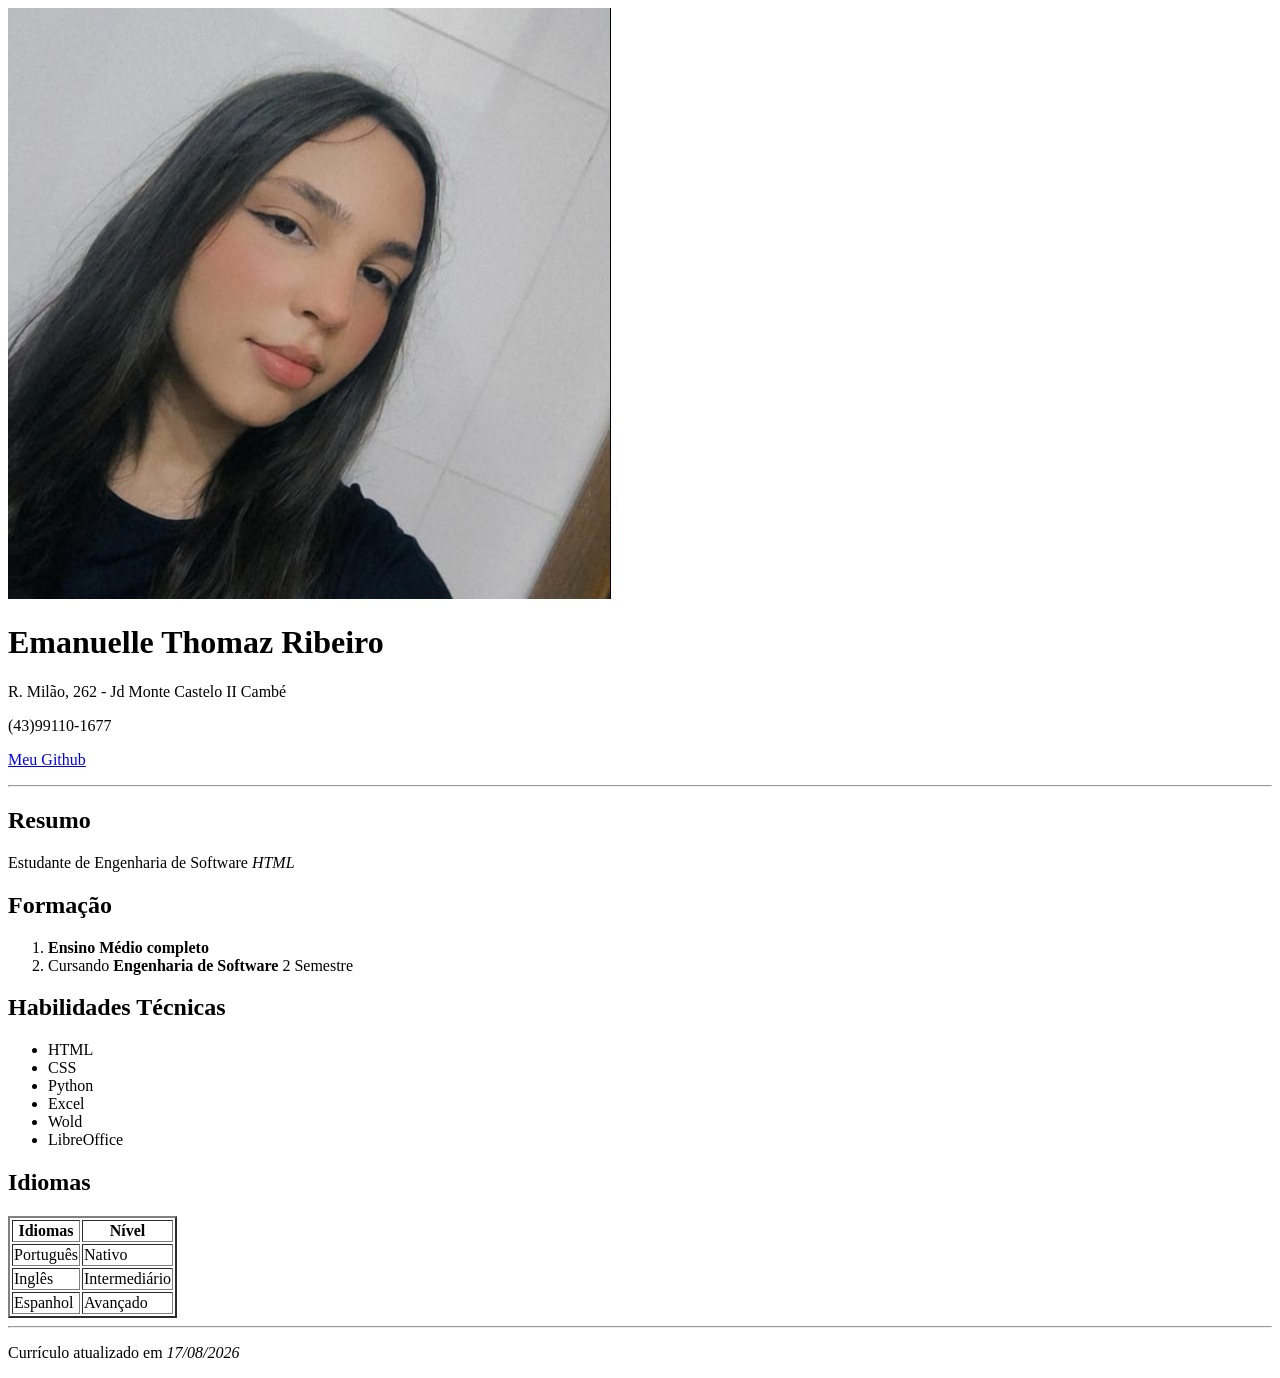
<file: aula-2/index.html>
<!DOCTYPE html>
<html lang="pt-br">

<head>
    <meta charset="UTF-8">
    <title>Currículo Rayane Zanotto</title>
</head>

<body>
    <header>
        <img src="imagens.jpg" alt="Foto de perfil">
        <h1>Emanuelle Thomaz Ribeiro</h1>
        <p>R. Milão, 262 - Jd Monte Castelo II Cambé</p>
        <p>(43)99110-1677</p>
        <p>
            <a href="https://github.com/elle-tz">Meu Github</a>
        </p>
    </header>

    <hr>
    <main>

        <section>
            <h2>Resumo</h2>
            <p>
                Estudante de Engenharia de Software <em>HTML</em>
            </p>
        </section>

        <section>
            <h2>Formação</h2>
            <ol>
                <li><strong>Ensino Médio completo</strong></li>
                <li>Cursando <strong>Engenharia de Software</strong> 2 Semestre</li>
            </ol>
        </section>

        <section>
            <h2>Habilidades Técnicas</h2>
            <ul>
                <li>HTML</li>
                <li>CSS</li>
                <li>Python</li>
                <li>Excel</li>
                <li>Wold</li>
                <li>LibreOffice</li>
            </ul>
        </section>

        <section>
            <h2>Idiomas</h2>
            <table border="2">
                <tr>
                    <th>Idiomas</th>
                    <th>Nível</th>
                </tr>
                <tr>
                    <td>Português</td>
                    <td>Nativo</td>
                </tr>
                <tr>
                    <td>Inglês</td>
                    <td>Intermediário</td>
                </tr>
                <tr>
                    <td>Espanhol</td>
                    <td>Avançado</td>
                </tr>
            </table>
        </section>

    </main>

    <hr>
    <footer>
        <p>Currículo atualizado em <em>17/08/2026</em></p>
    </footer>
</body>

</html>
</file>
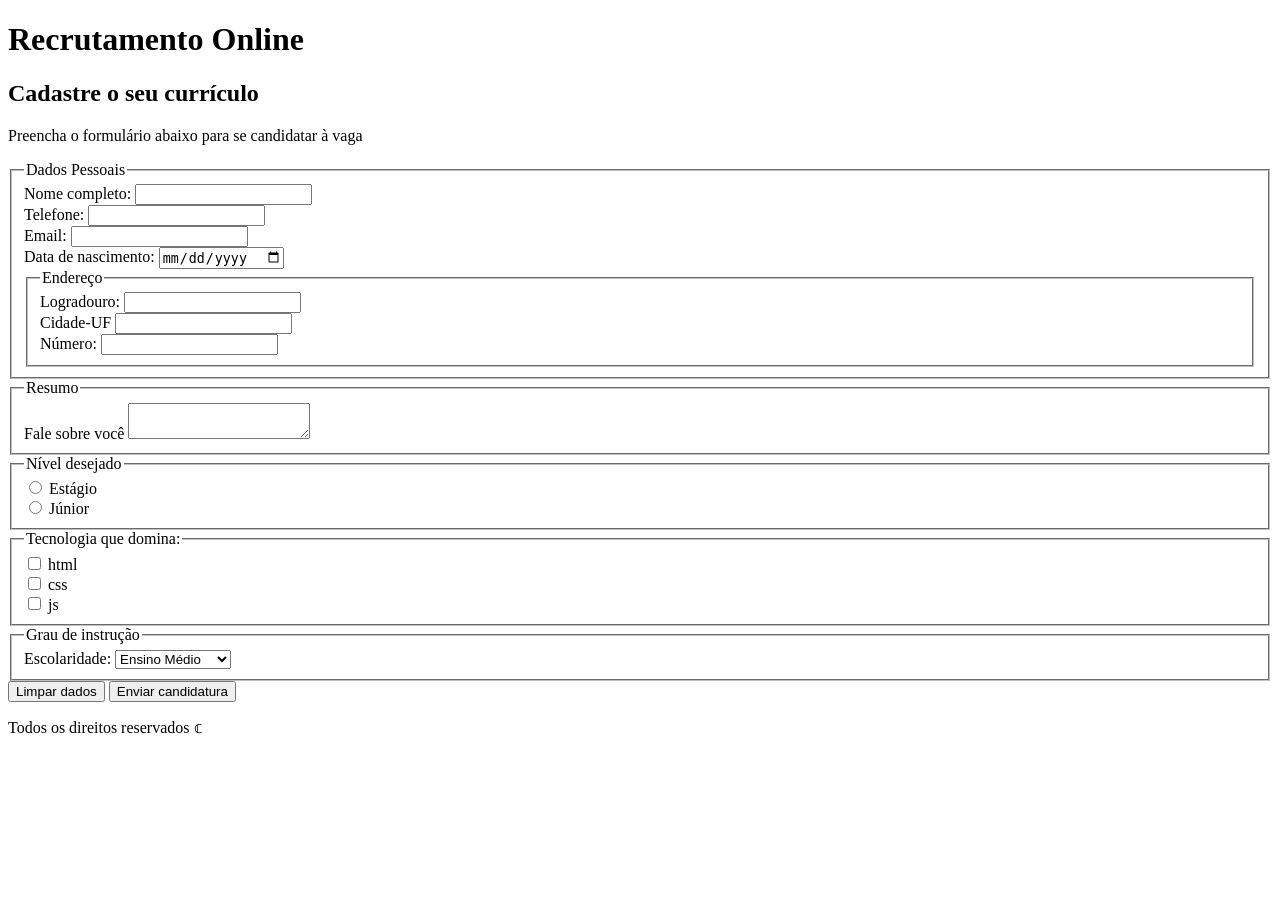
<file: aula-3/index.html>
<!DOCTYPE html>
<html lang="pt-br">
    <head>
        <title>Recrutamento online</title>
        <meta charset="UTF-8">
    </head>
    <body>
        <header>
            <h1>Recrutamento Online</h1>
        </header>
        <main>
            <section>
                <h2>Cadastre o seu currículo</h2>
                <form action="#" method="post">
                    <p>Preencha o formulário abaixo para se candidatar à vaga</p>
                    <fieldset>
                        <legend>Dados Pessoais</legend>

                        <div>
                            <label for="nome_id">Nome completo:</label>
                            <input id="nome_id" name="nome" type="text">
                        </div>

                        <div>                        
                            <label for="telefone_id">Telefone:</label>
                            <input id="telefone_id" name="telefone" type="tel">
                        </div>

                        <div>
                            <label for="email_id">Email:</label>
                            <input id="email_id" name="email" type="email">
                        </div>
                        
                        <div>
                            <label for="date_nasc_id">Data de nascimento:</label>
                            <input id="date_nasc_id" name="date_nasc" type="date">
                        </div>

                        <fieldset>
                            <legend>Endereço</legend>

                            <div>
                                <label for="logradouro_id">Logradouro:</label>
                                <input id="logradouro_id" name="logradouro" type="text">
                            </div>
                            
                            <div>
                                <label for="cidade_id">Cidade-UF</label>
                                <input id="cidade_id" name="cidade" type="text">
                            </div>

                            <div>
                                <label for="numero_id">Número:</label>
                                <input id="numero_id" name="numero" type="number">
                            </div>

                        </fieldset>
                    </fieldset>

                    <fieldset>
                        <legend>Resumo</legend>
                        <div>
                            <label for="resumo_id">Fale sobre você</label>
                            <textarea id="resumo_id" name="resumo"></textarea>
                        </div>
                    </fieldset>

                    <fieldset>
                        <legend>Nível desejado</legend>
                        <div>
                            <input id="nivel_estagio_id" 
                                   name="nivel" 
                                   type="radio"
                                   value="estagio">
                            <label for="nivel_estagio_id">Estágio</label>
                        </div>
                        <div>
                            <input id="nivel_junior_id"
                                   name="nivel"
                                   type="radio"
                                   value="junior">
                            <label for="nivel_junio_id">Júnior</label>
                        </div>
                    </fieldset>

                    <fieldset>
                        <legend>Tecnologia que domina:</legend>
                        <div>
                            <input id="tec_html_id"
                                   name="tecnologias"
                                   type="checkbox"
                                   value="html">
                            <label for="tec_html_id">html</label>
                        </div>
                        <div>
                            <input id="tec_css_id"
                                   name="tecnologias"
                                   type="checkbox"
                                   value="css">
                            <label for="tec_css_id">css</label>
                        </div>
                        <div>
                             <input id="tec_js_id"
                                   name="tecnologias"
                                   type="checkbox"
                                   value="js">
                            <label for="tec_js_id">js</label>
                        </div>
                    </fieldset>

                    <fieldset>
                        <legend>Grau de instrução</legend>
                        <div>
                            <label for="escolaridade_id">Escolaridade:</label>
                            <select id="escolaridade_id" name="escolaridade">
                              <option value="medio">Ensino Médio</option>
                              <option value="graduacao">Graduação</option>
                              <option value="pos">Pós-Graduação</option>
                        </select>
                        </div>
                    </fieldset>

                    <div>
                        <button type="reset">Limpar dados</button>
                        <button type="submit">Enviar candidatura</button>
                    </div>

                </form>
            </section>
        </main>
        <footer>
            <p>Todos os direitos reservados &copf;</p>
        </footer>
    </body>
</html>
</file>
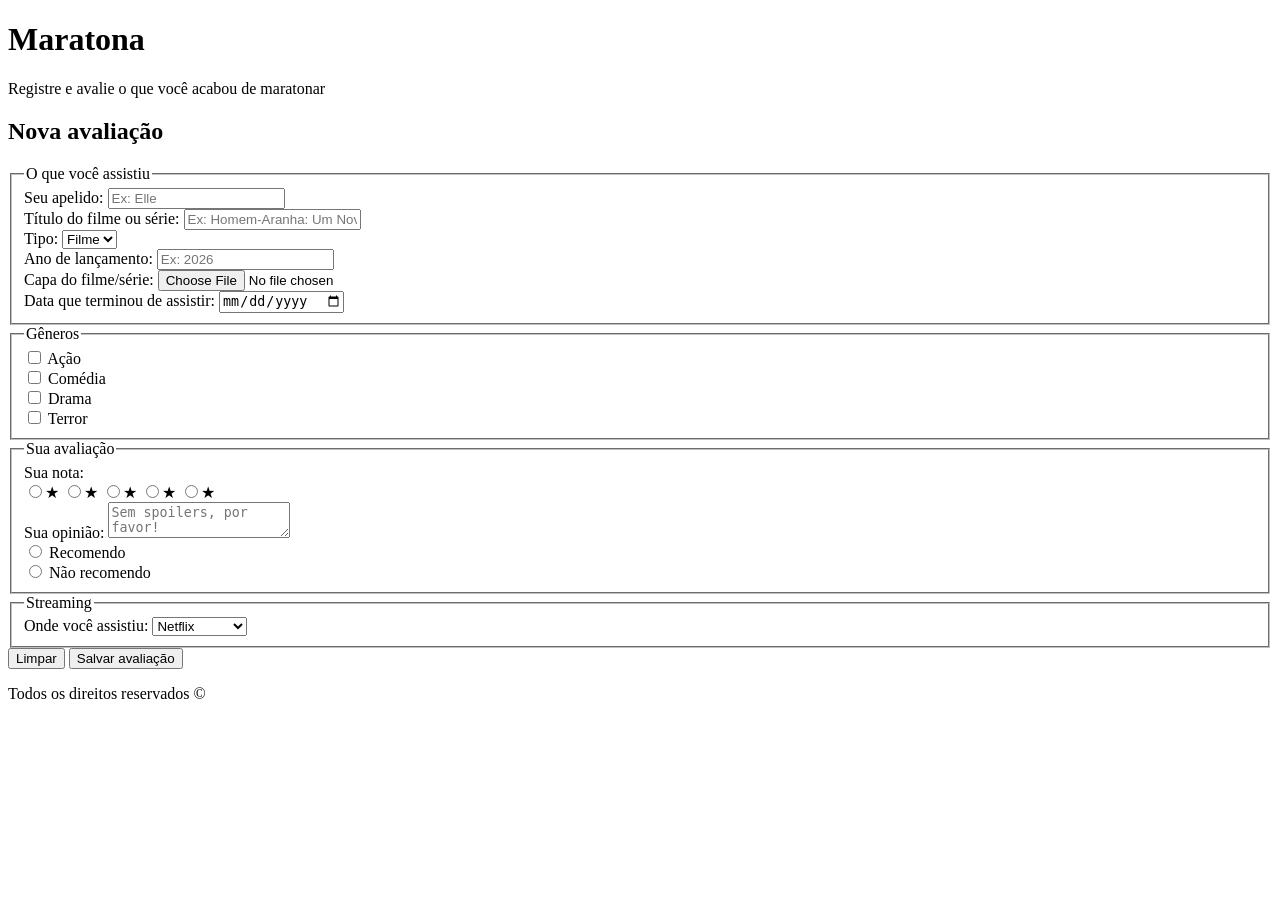
<file: aula-4/index.html>
<!DOCTYPE html>
<html lang="pt-br">
    <head>
        <meta charset="UTF-8" />
        <meta name="viewport" content="width=device-width, initial-scale=1.0" />
        <title>Maratona - Avalie o que você assistiu</title>
    </head>
    <body>
        <header>
            <h1>Maratona</h1>
            <p>Registre e avalie o que você acabou de maratonar</p>
        </header>

        <main>
            <section>
                <h2>Nova avaliação</h2>
                <form action="https://postman-echo.com/post" method="post">

                    <fieldset>
                        <legend>O que você assistiu</legend>

                        <div class="campo">
                            <label for="apelido_id">Seu apelido:</label>
                            <input id="apelido_id" name="apelido" type="text" required placeholder="Ex: Elle">
                        </div>

                        <div class="campo">
                            <label for="titulo_id">Título do filme ou série:</label>
                            <input id="titulo_id" name="titulo" type="text" placeholder="Ex: Homem-Aranha: Um Novo Dia">
                        </div>

                        <div class="campo">
                            <label for="tipo_id">Tipo:</label>
                            <select id="tipo_id" name="tipo">
                                <option value="filme">Filme</option>
                                <option value="serie">Série</option>
                            </select>
                        </div>

                        <div class="campo">
                            <label for="ano_id">Ano de lançamento:</label>
                            <input id="ano_id" name="ano" type="text" pattern="^(19|20)[0-9]{2}$" placeholder="Ex: 2026">
                        </div>

                        <div class="campo">
                            <label for="capa_id">Capa do filme/série:</label>
                            <input id="capa_id" name="capa" type="file" accept="image/*">
                        </div>

                        <div class="campo">
                            <label for="data_id">Data que terminou de assistir:</label>
                            <input id="data_id" name="data_termino" type="date">
                        </div>
                    </fieldset>

                    <fieldset>
                        <legend>Gêneros</legend>

                        <div class="campo-linha">
                            <input id="genero_acao_id" name="generos" type="checkbox" value="acao">
                            <label for="genero_acao_id">Ação</label>
                        </div>
                        <div class="campo-linha">
                            <input id="genero_comedia_id" name="generos" type="checkbox" value="comedia">
                            <label for="genero_comedia_id">Comédia</label>
                        </div>
                        <div class="campo-linha">
                            <input id="genero_drama_id" name="generos" type="checkbox" value="drama">
                            <label for="genero_drama_id">Drama</label>
                        </div>
                        <div class="campo-linha">
                            <input id="genero_terror_id" name="generos" type="checkbox" value="terror">
                            <label for="genero_terror_id">Terror</label>
                        </div>
                    </fieldset>

                    <fieldset>
                        <legend>Sua avaliação</legend>

                        <div class="campo">
                            <label>Sua nota:</label>
                            <div class="estrelas">
                                <input type="radio" id="estrela5" name="nota" value="5"><label for="estrela5">★</label>
                                <input type="radio" id="estrela4" name="nota" value="4"><label for="estrela4">★</label>
                                <input type="radio" id="estrela3" name="nota" value="3"><label for="estrela3">★</label>
                                <input type="radio" id="estrela2" name="nota" value="2"><label for="estrela2">★</label>
                                <input type="radio" id="estrela1" name="nota" value="1"><label for="estrela1">★</label>
                            </div>
                        </div>

                        <div class="campo">
                            <label for="resenha_id">Sua opinião:</label>
                            <textarea id="resenha_id" name="resenha" placeholder="Sem spoilers, por favor!"></textarea>
                        </div>

                        <div class="campo-linha">
                            <input id="recomenda_sim_id" name="recomenda" type="radio" value="sim">
                            <label for="recomenda_sim_id">Recomendo</label>
                        </div>
                        <div class="campo-linha">
                            <input id="recomenda_nao_id" name="recomenda" type="radio" value="nao">
                            <label for="recomenda_nao_id">Não recomendo</label>
                        </div>
                    </fieldset>

                    <fieldset>
                        <legend>Streaming</legend>
                        <div class="campo">
                            <label for="plataforma_id">Onde você assistiu:</label>
                            <select id="plataforma_id" name="plataforma">
                                <option value="netflix">Netflix</option>
                                <option value="prime">Prime Video</option>
                                <option value="hbo">HBO Max</option>
                                <option value="disney">Disney+</option>
                                <option value="outra">Outra</option>
                            </select>
                        </div>
                    </fieldset>

                    <div class="botoes">
                        <button type="reset">Limpar</button>
                        <button type="submit">Salvar avaliação</button>
                    </div>

                </form>
            </section>
        </main>

        <footer>
            <p>Todos os direitos reservados &copy;</p>
        </footer>
    </body>
</html>
</file>
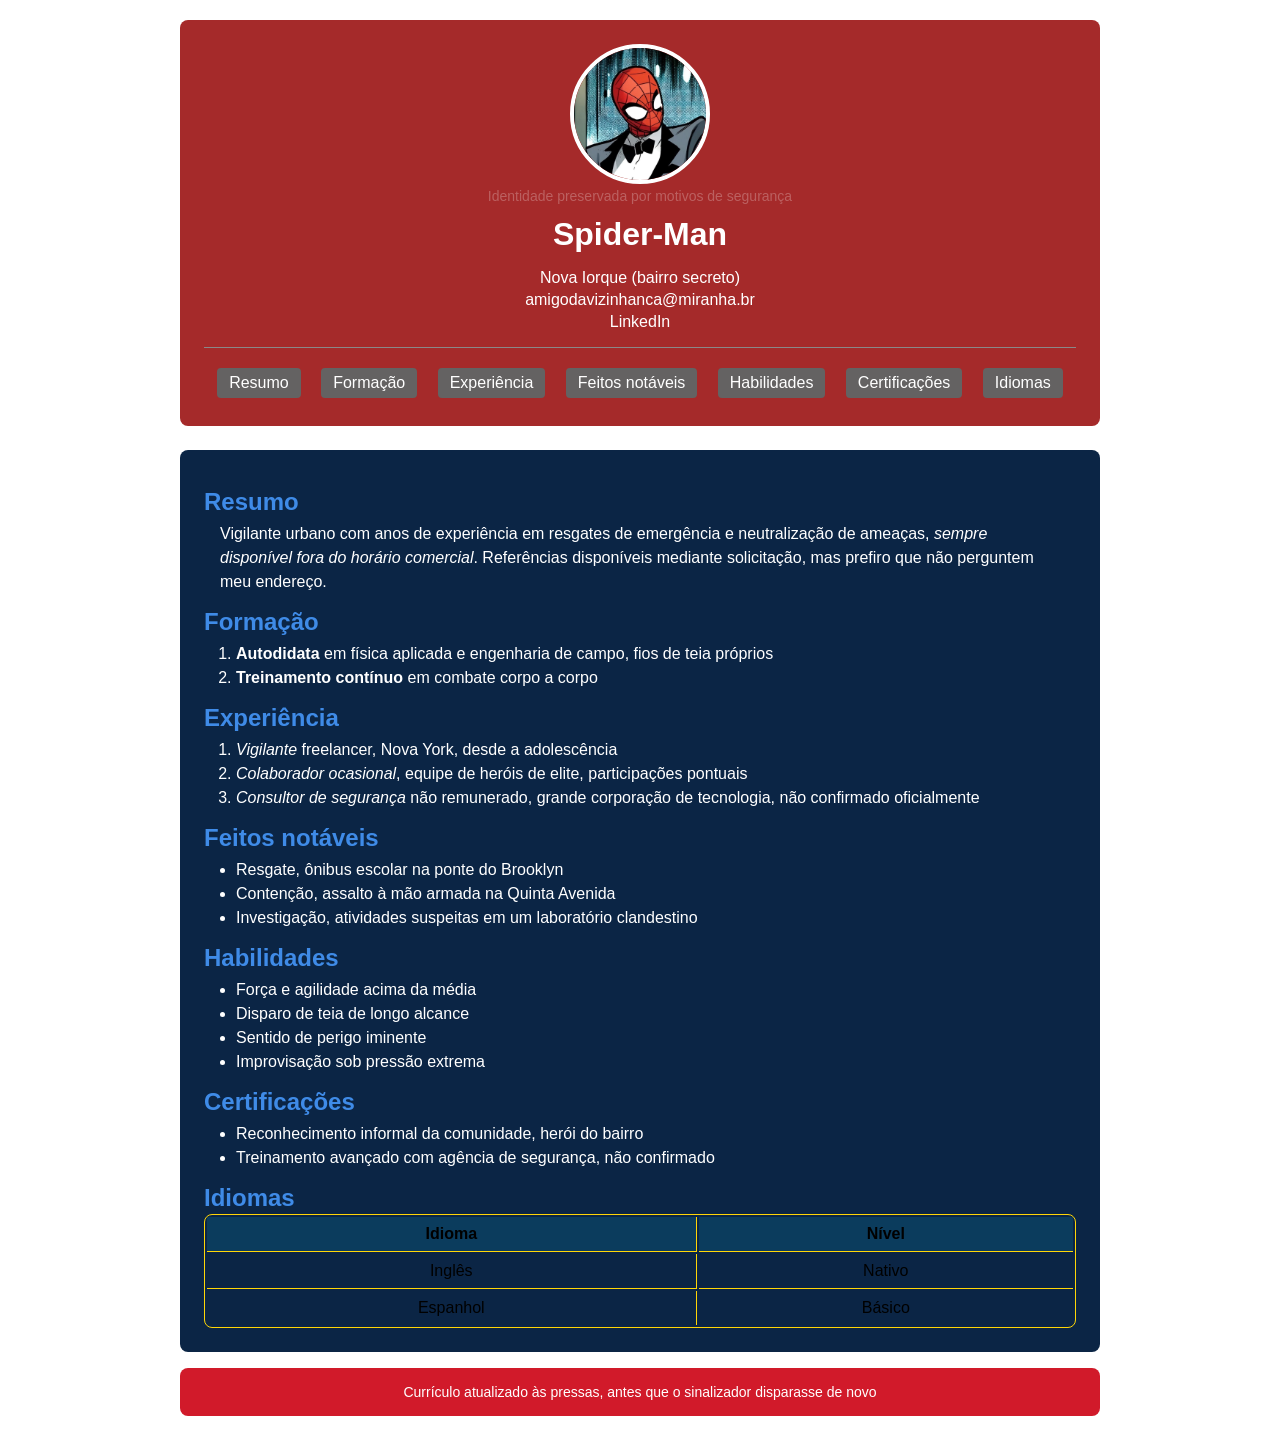
<file: aula-5/index.html>
<html lang="pt-br">
<head>
  <meta charset="UTF-8" />
  <meta name="viewport" content="width=device-width, initial-scale=1.0" />
  <title>Currículo Spider-Man</title>
  <link rel="stylesheet" href="./global.css">

</head>
<body>

  <header>
    <figure>
      <img src="./imagens/miranha.jpg" alt="Foto de perfil, pessoa mascarada com traje vermelho e azul" />
      <figcaption>Identidade preservada por motivos de segurança</figcaption>
    </figure>
    <h1 style="color:rgb(255, 255, 255);">Spider-Man</h1>
    <div class="header-info">
      <p>Nova Iorque (bairro secreto)</p>
      <p>
        <a href="mailto:amigodavizinhanca@miranha.br">amigodavizinhanca@miranha.br</a>
      </p>
      <p>
        <a href="https://www.linkedin.com/in/miranha/">LinkedIn</a>
      </p>
      <nav>
        <ul>
          <li><a href="#resumo">Resumo</a></li>
          <li><a href="#formacao">Formação</a></li>
          <li><a href="#experiencia">Experiência</a></li>
          <li><a href="#feitos">Feitos notáveis</a></li>
          <li><a href="#habilidades">Habilidades</a></li>
          <li><a href="#certificacoes">Certificações</a></li>
          <li><a href="#idiomas">Idiomas</a></li>
        </ul>
      </nav>
    </div>
  </header>

  <main>
    <section id="resumo">
      <h2>Resumo</h2>
      <p>
        Vigilante urbano com anos de experiência em resgates de emergência e neutralização de ameaças,
        <em>sempre disponível fora do horário comercial</em>. Referências disponíveis mediante solicitação,
        mas prefiro que não perguntem meu endereço.
      </p>
    </section>

    <section id="formacao">
      <h2>Formação</h2>
      <ol>
        <li><strong>Autodidata</strong> em física aplicada e engenharia de campo, fios de teia próprios</li>
        <li><strong>Treinamento contínuo</strong> em combate corpo a corpo</li>
      </ol>
    </section>

    <section id="experiencia">
      <h2>Experiência</h2>
      <ol>
        <li><em>Vigilante</em> freelancer, Nova York, desde a adolescência</li>
        <li><em>Colaborador ocasional</em>, equipe de heróis de elite, participações pontuais</li>
        <li><em>Consultor de segurança</em> não remunerado, grande corporação de tecnologia, não confirmado oficialmente</li>
      </ol>
    </section>

    <section id="feitos">
      <h2>Feitos notáveis</h2>
      <ul>
        <li>Resgate, ônibus escolar na ponte do Brooklyn</li>
        <li>Contenção, assalto à mão armada na Quinta Avenida</li>
        <li>Investigação, atividades suspeitas em um laboratório clandestino</li>
      </ul>
    </section>

    <section id="habilidades">
      <h2>Habilidades</h2>
      <ul>
        <li>Força e agilidade acima da média</li>
        <li>Disparo de teia de longo alcance</li>
        <li>Sentido de perigo iminente</li>
        <li>Improvisação sob pressão extrema</li>
      </ul>
    </section>

    <section id="certificacoes">
      <h2>Certificações</h2>
      <ul>
        <li>Reconhecimento informal da comunidade, herói do bairro</li>
        <li>Treinamento avançado com agência de segurança, não confirmado</li>
      </ul>
    </section>

    <section id="idiomas">
      <h2>Idiomas</h2>
      <table>
        <thead>
          <tr>
            <th scope="col">Idioma</th>
            <th scope="col">Nível</th>
          </tr>
        </thead>
        <tbody>
          <tr>
            <td>Inglês</td>
            <td>Nativo</td>
          </tr>
          <tr>
            <td>Espanhol</td>
            <td>Básico</td>
          </tr>
        </tbody>
      </table>
    </section>
  </main>

  <footer>
    <p>Currículo atualizado às pressas, antes que o sinalizador disparasse de novo</p>
  </footer>
</body>

</html>
</file>
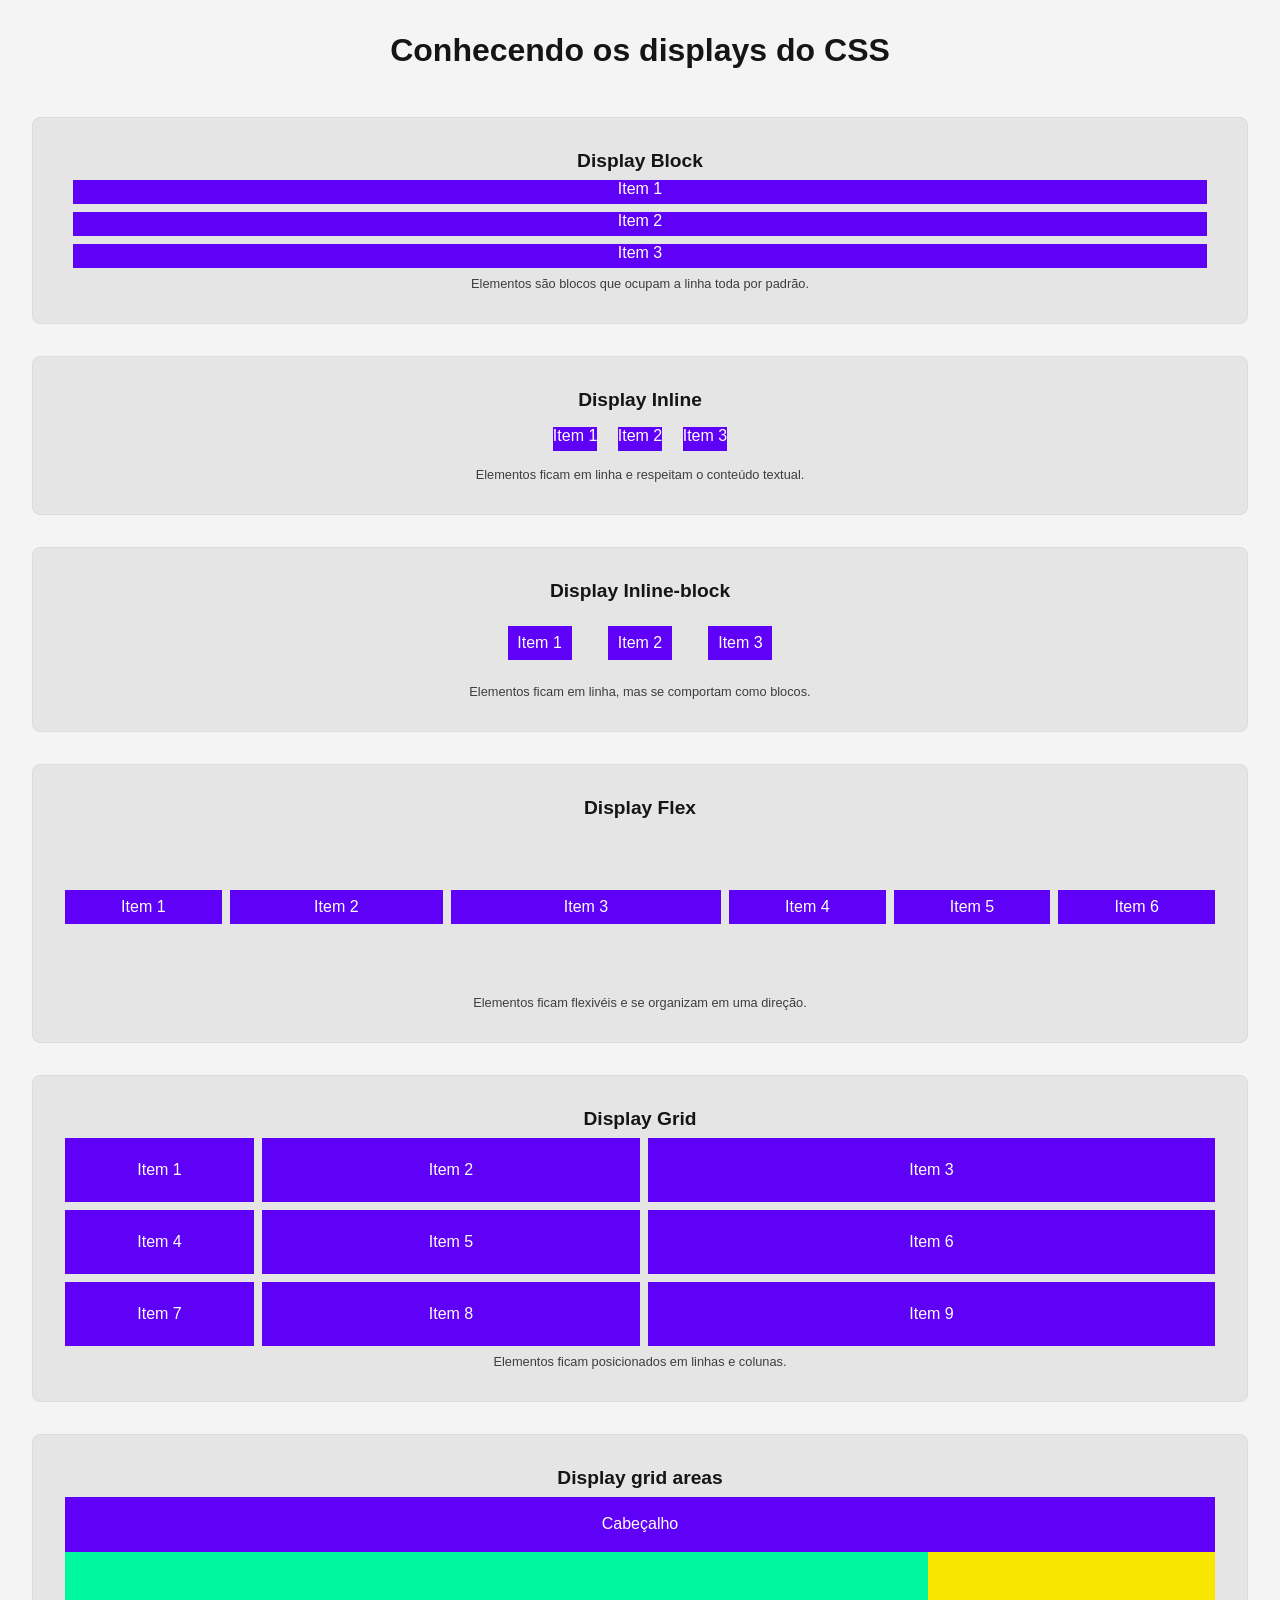
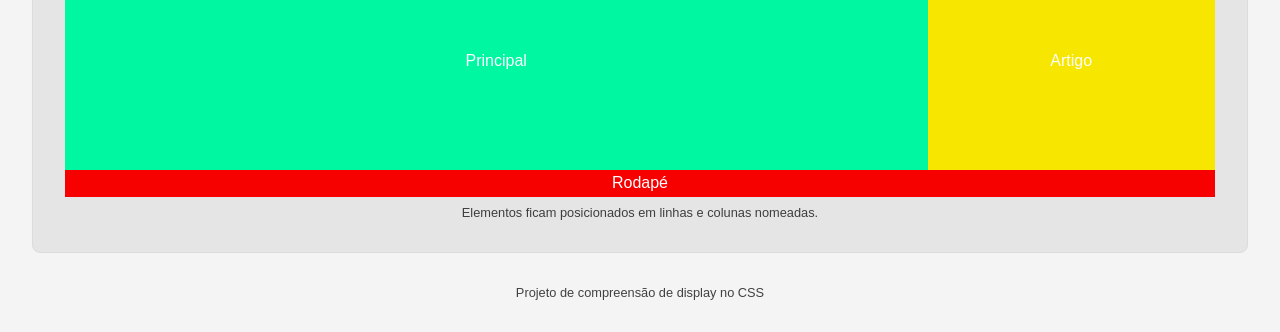
<file: aula-6/index.html>
<!DOCTYPE html>
<html lang="pt-br">
<head>
    <meta charset="UTF-8">
    <meta name="viewport" content="width=device-width, initial-scale=1.0">
    <link rel="stylesheet" href="./styles/global.css">
    <link rel="icon" href="./images/logo.png" type="image/x-icon">
    <title>Document</title>
</head>
<body>
    <header>
        <h1>Conhecendo os displays do CSS</h1>
    </header>

    <main>
        <section>
            <h2>Display Block</h2>
                <div class="container-block">
                    <div class="item">Item 1</div>
                    <div class="item">Item 2</div>
                    <div class="item">Item 3</div>
                </div>
                <p>Elementos são blocos que ocupam a linha toda por padrão.</p>
        </section>

        <section>
            <h2>Display Inline</h2>
                <div class="container-inline">
                    <div class="item">Item 1</div>
                    <div class="item">Item 2</div>
                    <div class="item">Item 3</div>
                </div>
                <p>Elementos ficam em linha e respeitam o conteúdo textual.</p>
        </section>

        <section>
            <h2>Display Inline-block</h2>
                <div class="container-inline-block">
                    <div class="item">Item 1</div>
                    <div class="item">Item 2</div>
                    <div class="item">Item 3</div>
                </div>
                <p>Elementos ficam em linha, mas se comportam como blocos.</p>
        </section>

        <section>
            <h2>Display Flex</h2>
                <div class="container-flex">
                    <div class="item">Item 1</div>
                    <div id="item2" class="item">Item 2</div>
                    <div id="item3" class="item">Item 3</div>
                    <div class="item">Item 4</div>
                    <div class="item">Item 5</div>
                    <div class="item">Item 6</div>
                </div>
                <p>Elementos ficam flexivéis e se organizam em uma direção.</p>
        </section>

        <section>
            <h2>Display Grid</h2>
                <div class="container-grid">
                    <div class="item">Item 1</div>
                    <div class="item">Item 2</div>
                    <div class="item">Item 3</div>
                    <div class="item">Item 4</div>
                    <div class="item">Item 5</div>
                    <div class="item">Item 6</div>
                    <div class="item">Item 7</div>
                    <div class="item">Item 8</div>
                    <div class="item">Item 9</div>
                </div>
                <p>Elementos ficam posicionados em linhas e colunas.</p>
        </section>

        <section>
            <h2>Display grid areas</h2>
            <div class="container-grid-area">
                <div class="item item-cabecalho">Cabeçalho</div>
                <div class="item item-principal">Principal</div>
                <div class="item item-artigo">Artigo</div>
                <div class="item item-rodape">Rodapé</div>
            </div>
            <p>Elementos ficam posicionados em linhas e colunas nomeadas.</p>
        </section>

    </main>
    <footer>
        <p>Projeto de compreensão de display no CSS</p>
    </footer>
</body>
</html>
</file>
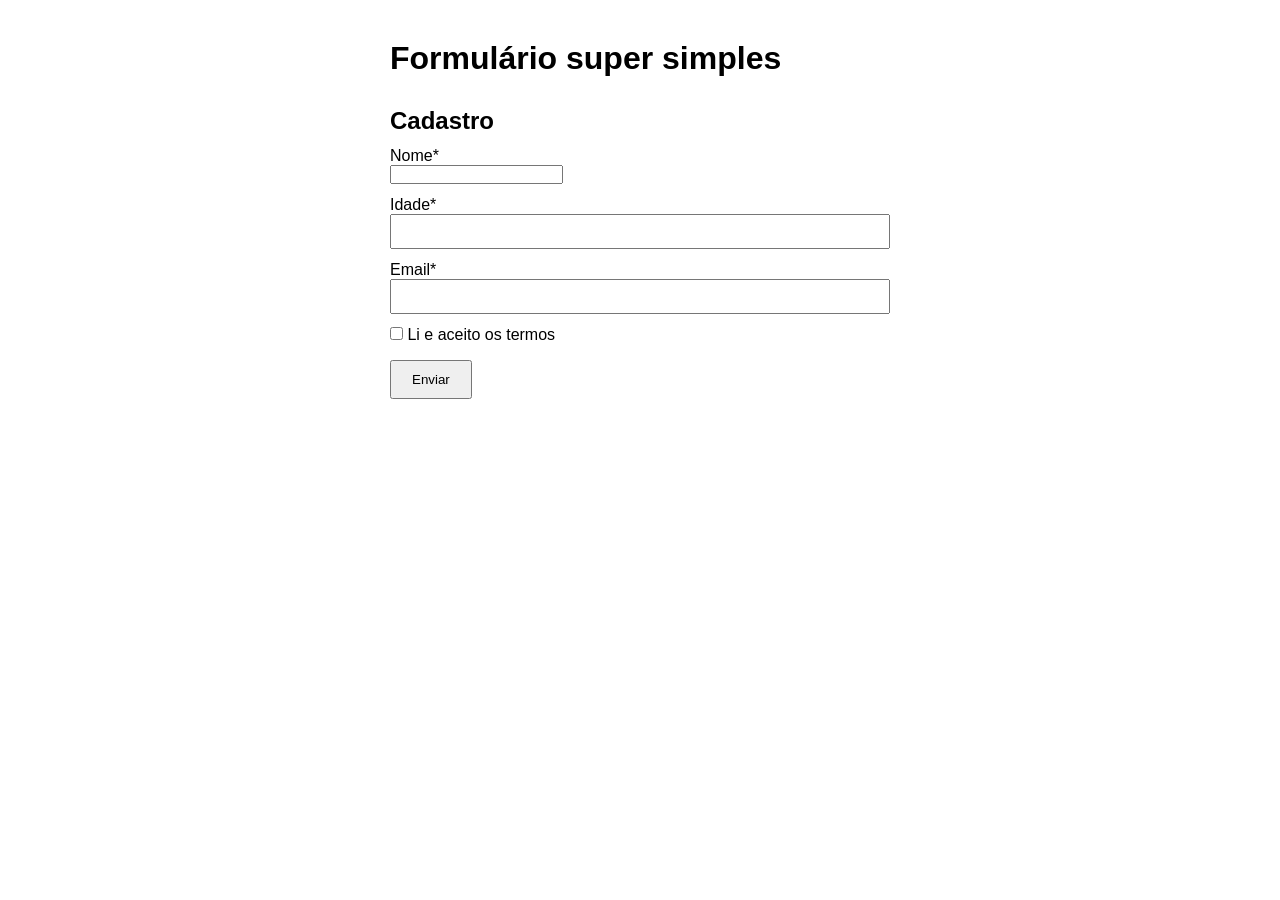
<file: aula-7/index.html>
<!DOCTYPE html>
<html lang="pt-BR">
    <head>
        <meta charset="UTF-8">
        <meta name="viewport" content="width=device-width, initial-scale=1.0">
        <title>Aprendendo JavaScript</title>
        <link rel="stylesheet" href="./styles/global.css">
        <script src="./scripts/index.js" defer></script>
    </head>
    <body>
        <header>
            <h1>Formulário super simples</h1>
        </header>
        <main>
            <h2>Cadastro</h2>
            <form id="cadastro">
                
                <label for="nome">Nome*</label>
                <input type="nome" id="nome">
                <p id="erro-nome" class="oculto"></p>

                <label for="idade">Idade*</label>
                <input type="number" id="idade">
                <p id="erro-idade" class="oculto"></p>

                <label for="email">Email*</label>
                <input type="email" id="email">
                <p id="erro-email" class="oculto"></p>

                <label>
                    <input type="checkbox" id="termos">
                    <span>Li e aceito os termos</span>
                    <p id="erro-termos" class="oculto"></p>
                </label> 

                <button onclick="executar(event)">Enviar</button>
                <p id="concluido" class="oculto"></p>

            </form>
        </main>
        <footer>
        </footer>
    </body>
</html>
</file>
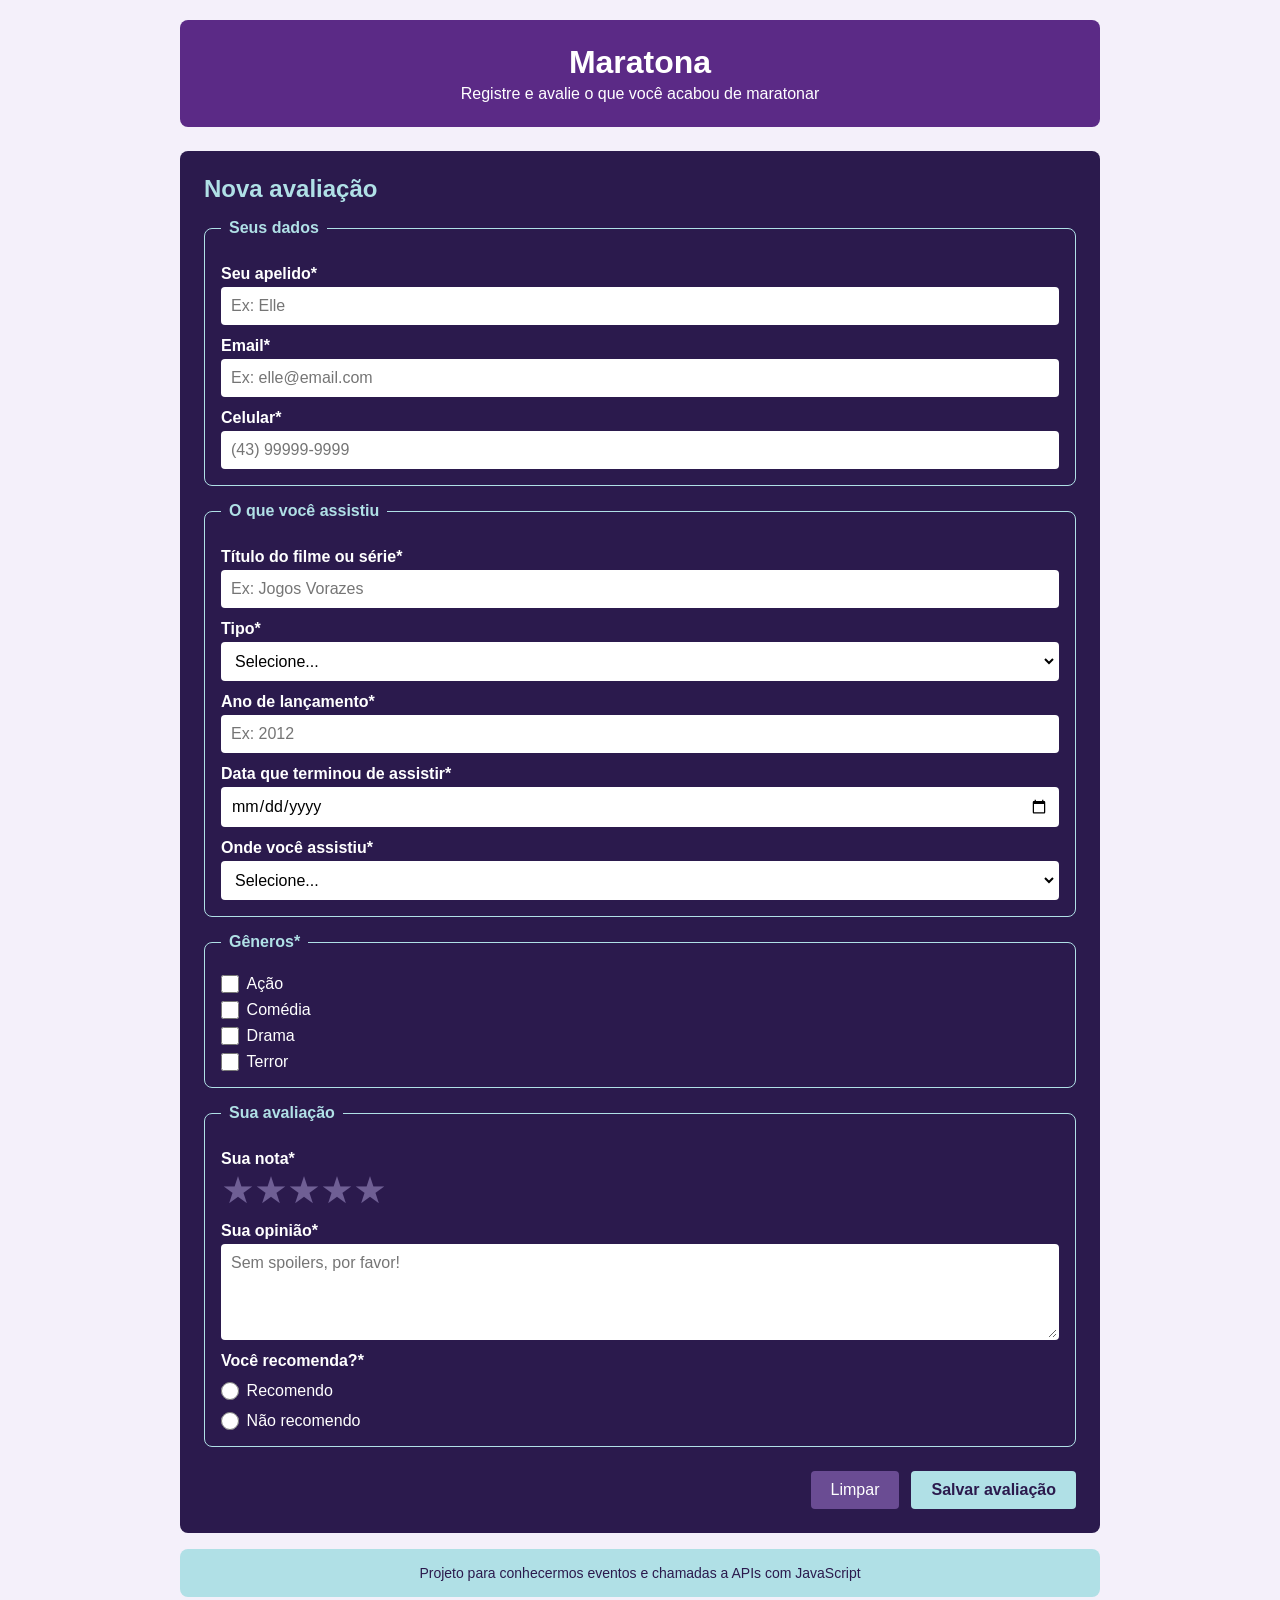
<file: aula-8/index.html>
<!DOCTYPE html>
<html lang="pt-br">
<head>
  <meta charset="UTF-8">
  <meta name="viewport" content="width=device-width, initial-scale=1.0">
  <link rel="stylesheet" href="./styles/global.css">
  <script src="./scripts/index.js" defer></script>
  <title>Maratona - Avalie o que você assistiu</title>
</head>
<body>
  <header>
    <h1>Maratona</h1>
    <p>Registre e avalie o que você acabou de maratonar</p>
  </header>

  <main>
    <section>
      <h2>Nova avaliação</h2>

      <!-- novalidate: quem valida é o nosso JavaScript, não o navegador -->
      <form id="avaliacao" novalidate onsubmit="executar(event)">

        <fieldset>
          <legend>Seus dados</legend>

          <div class="campo">
            <label for="apelido">Seu apelido*</label>
            <input type="text" id="apelido" placeholder="Ex: Elle">
            <p id="erro-apelido" class="erro oculto"></p>
          </div>

          <div class="campo">
            <label for="email">Email*</label>
            <input type="email" id="email" placeholder="Ex: elle@email.com">
            <p id="erro-email" class="erro oculto"></p>
          </div>

          <div class="campo">
            <label for="celular">Celular*</label>
            <input type="text" id="celular" placeholder="(43) 99999-9999" oninput="mascararCelular(event)">
            <p id="erro-celular" class="erro oculto"></p>
          </div>
        </fieldset>

        <fieldset>
          <legend>O que você assistiu</legend>

          <div class="campo">
            <label for="titulo">Título do filme ou série*</label>
            <input type="text" id="titulo" placeholder="Ex: Jogos Vorazes">
            <p id="erro-titulo" class="erro oculto"></p>
          </div>

          <div class="campo">
            <label for="tipo">Tipo*</label>
            <select id="tipo">
              <option value="">Selecione...</option>
              <option value="filme">Filme</option>
              <option value="serie">Série</option>
            </select>
            <p id="erro-tipo" class="erro oculto"></p>
          </div>

          <div class="campo">
            <label for="ano">Ano de lançamento*</label>
            <input type="text" id="ano" maxlength="4" inputmode="numeric" placeholder="Ex: 2012" oninput="apenasNumeros(event)">
            <p id="erro-ano" class="erro oculto"></p>
          </div>

          <div class="campo">
            <label for="data">Data que terminou de assistir*</label>
            <input type="date" id="data">
            <p id="erro-data" class="erro oculto"></p>
          </div>

          <div class="campo">
            <label for="plataforma">Onde você assistiu*</label>
            <select id="plataforma">
              <option value="">Selecione...</option>
              <option value="netflix">Netflix</option>
              <option value="prime">Prime Video</option>
              <option value="hbo">HBO Max</option>
              <option value="disney">Disney+</option>
              <option value="outra">Outra</option>
            </select>
            <p id="erro-plataforma" class="erro oculto"></p>
          </div>
        </fieldset>

        <fieldset>
          <legend>Gêneros*</legend>
          <div class="campo-linha">
            <input id="genero-acao" name="generos" type="checkbox" value="acao">
            <label for="genero-acao">Ação</label>
          </div>
          <div class="campo-linha">
            <input id="genero-comedia" name="generos" type="checkbox" value="comedia">
            <label for="genero-comedia">Comédia</label>
          </div>
          <div class="campo-linha">
            <input id="genero-drama" name="generos" type="checkbox" value="drama">
            <label for="genero-drama">Drama</label>
          </div>
          <div class="campo-linha">
            <input id="genero-terror" name="generos" type="checkbox" value="terror">
            <label for="genero-terror">Terror</label>
          </div>
          <p id="erro-generos" class="erro oculto"></p>
        </fieldset>

        <fieldset>
          <legend>Sua avaliação</legend>

          <div class="campo">
            <span class="rotulo">Sua nota*</span>
            <div class="estrelas">
              <input type="radio" id="estrela5" name="nota" value="5"><label for="estrela5" title="5 estrelas">★</label>
              <input type="radio" id="estrela4" name="nota" value="4"><label for="estrela4" title="4 estrelas">★</label>
              <input type="radio" id="estrela3" name="nota" value="3"><label for="estrela3" title="3 estrelas">★</label>
              <input type="radio" id="estrela2" name="nota" value="2"><label for="estrela2" title="2 estrelas">★</label>
              <input type="radio" id="estrela1" name="nota" value="1"><label for="estrela1" title="1 estrela">★</label>
            </div>
            <p id="erro-nota" class="erro oculto"></p>
          </div>

          <div class="campo">
            <label for="resenha">Sua opinião*</label>
            <textarea id="resenha" maxlength="500" placeholder="Sem spoilers, por favor!"></textarea>
            <p id="erro-resenha" class="erro oculto"></p>
          </div>

          <div class="campo">
            <span class="rotulo">Você recomenda?*</span>
            <div class="campo-linha">
              <input id="recomenda-sim" name="recomenda" type="radio" value="sim">
              <label for="recomenda-sim">Recomendo</label>
            </div>
            <div class="campo-linha">
              <input id="recomenda-nao" name="recomenda" type="radio" value="nao">
              <label for="recomenda-nao">Não recomendo</label>
            </div>
            <p id="erro-recomenda" class="erro oculto"></p>
          </div>
        </fieldset>

        <div class="botoes">
          <button type="reset" onclick="limparErros()">Limpar</button>
          <button type="submit" id="enviar">Salvar avaliação</button>
        </div>

      </form>
    </section>
  </main>

  <footer>
    <p>Projeto para conhecermos eventos e chamadas a APIs com JavaScript</p>
  </footer>
</body>
</html>
</file>
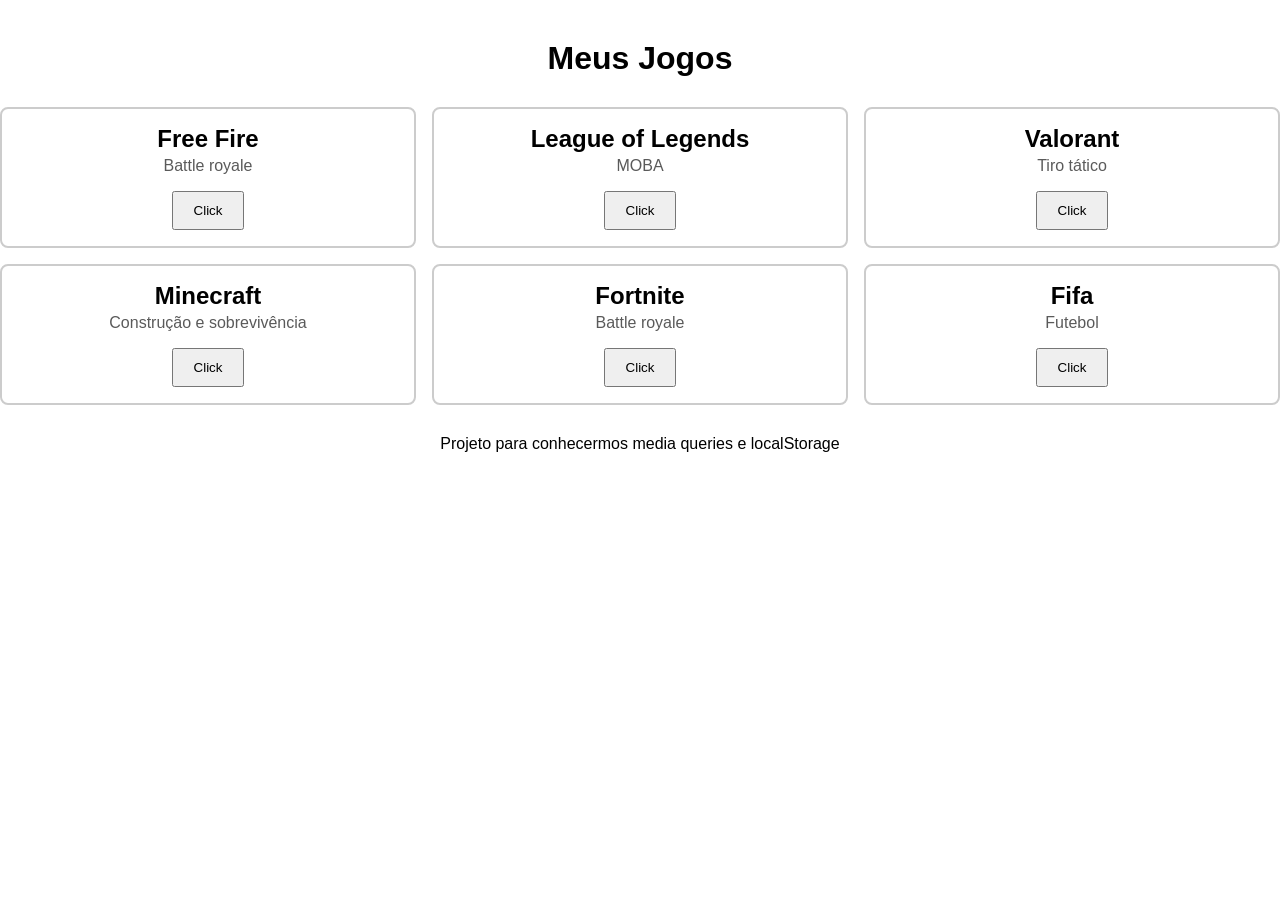
<file: aula-9/index.html>
<!DOCTYPE html>
<html lang="pt-BR">
<head>
  <meta charset="UTF-8">
  <meta name="viewport" content="width=device-width, initial-scale=1.0">
  <link rel="stylesheet" href="./styles/global.css">
  <script src="./scripts/index.js" defer></script>
  <title>Meus Jogos</title>
</head>
<body>
  <header>
    <h1>Meus Jogos</h1>
  </header>
  <main>
    <section class="container-cards">

      <div class="card" id="free-fire">
        <h2>Free Fire</h2>
        <p>Battle royale</p>
        <button onclick="marcar('free-fire', 'Free fire')">Click</button>
      </div>

      <div class="card" id="lol">
        <h2>League of Legends</h2>
        <p>MOBA</p>
        <button onclick="marcar('lol', 'League of Legends')">Click</button>
      </div>

      <div class="card" id="valorant">
        <h2>Valorant</h2>
        <p>Tiro tático</p>
        <button onclick="marcar('valorant', 'Valorant')">Click</button>
      </div>

      <div class="card" id="minecraft">
        <h2>Minecraft</h2>
        <p>Construção e sobrevivência</p>
        <button onclick="marcar('minecraft', 'Minecraft')">Click</button>
      </div>

      <div class="card" id="fortnite">
        <h2>Fortnite</h2>
        <p>Battle royale</p>
        <button onclick="marcar('fortnite', 'Fortnite')">Click</button>
      </div>

      <div class="card" id="fifa">
        <h2>Fifa</h2>
        <p>Futebol</p>
        <button onclick="marcar('fifa', 'Fifa')">Click</button>
      </div>

    </section>
  </main>
  <footer>
    <p>Projeto para conhecermos media queries e localStorage</p>
  </footer>
</body>
</html>
</file>
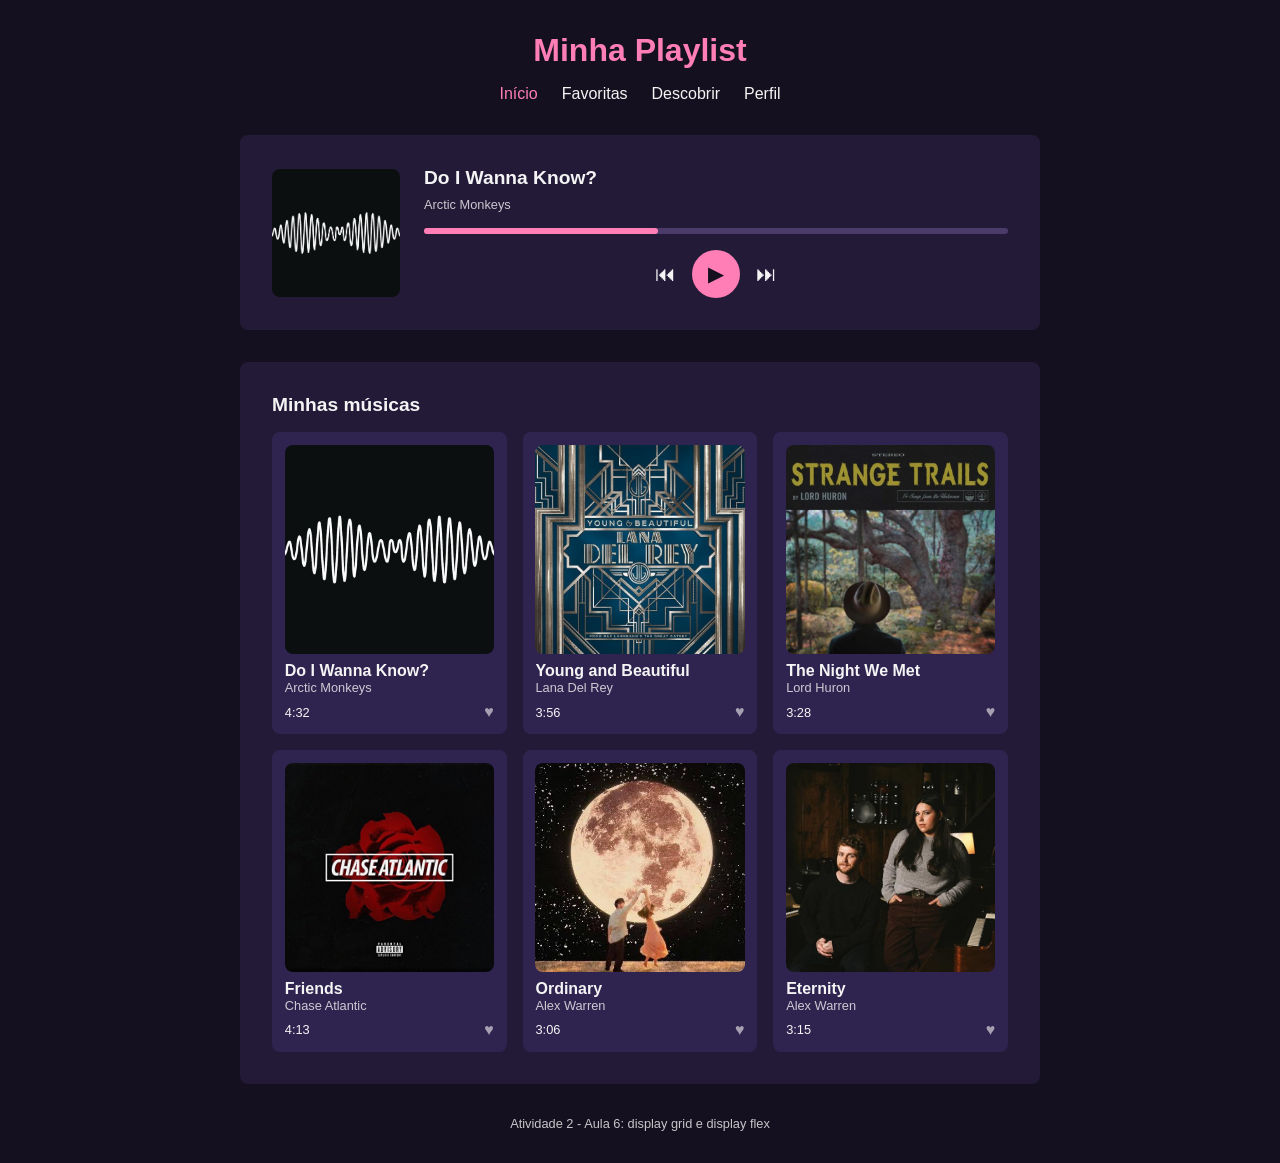
<file: aula-6/Atividade/index.html>
<!DOCTYPE html>
<html lang="pt-br">
<head>
  <meta charset="UTF-8">
  <meta name="viewport" content="width=device-width, initial-scale=1.0">
  <link rel="stylesheet" href="./global.css">
  <title>Minha Playlist</title>
</head>
<body>
  <header>
    <h1>Minha Playlist</h1>
    <nav>
      <a href="#" class="ativo">Início</a>
      <a href="#">Favoritas</a>
      <a href="#">Descobrir</a>
      <a href="#">Perfil</a>
    </nav>
  </header>

  <main>
    <section class="tocando">
      <img class="capa capa-grande" src="imagens/do-i-wanna-know.jpg" alt="Capa de Do I Wanna Know?">
      <div class="tocando-info">
        <h2>Do I Wanna Know?</h2>
        <p>Arctic Monkeys</p>
        <div class="barra"><div class="progresso"></div></div>
        <div class="controles">
          <button type="button" aria-label="Anterior">⏮</button>
          <button type="button" class="play" aria-label="Tocar">▶</button>
          <button type="button" aria-label="Próxima">⏭</button>
        </div>
      </div>
    </section>

    <section>
      <h2>Minhas músicas</h2>
      <div class="lista">
      <article class="musica">
        <img class="capa" src="imagens/do-i-wanna-know.jpg" alt="Capa de Do I Wanna Know?">
        <h3>Do I Wanna Know?</h3>
        <p>Arctic Monkeys</p>
        <div class="musica-rodape">
          <span>4:32</span>
          <button type="button" class="curtir" aria-label="Curtir Do I Wanna Know?">♥</button>
        </div>
      </article>
      <article class="musica">
        <img class="capa" src="imagens/young-and-beautiful.jpg" alt="Capa de Young and Beautiful">
        <h3>Young and Beautiful</h3>
        <p>Lana Del Rey</p>
        <div class="musica-rodape">
          <span>3:56</span>
          <button type="button" class="curtir" aria-label="Curtir Young and Beautiful">♥</button>
        </div>
      </article>
      <article class="musica">
        <img class="capa" src="imagens/the-night-we-met.jpg" alt="Capa de The Night We Met">
        <h3>The Night We Met</h3>
        <p>Lord Huron</p>
        <div class="musica-rodape">
          <span>3:28</span>
          <button type="button" class="curtir" aria-label="Curtir The Night We Met">♥</button>
        </div>
      </article>
      <article class="musica">
        <img class="capa" src="imagens/friends.jpg" alt="Capa de Friends">
        <h3>Friends</h3>
        <p>Chase Atlantic</p>
        <div class="musica-rodape">
          <span>4:13</span>
          <button type="button" class="curtir" aria-label="Curtir Friends">♥</button>
        </div>
      </article>
      <article class="musica">
        <img class="capa" src="imagens/ordinary.jpg" alt="Capa de Ordinary">
        <h3>Ordinary</h3>
        <p>Alex Warren</p>
        <div class="musica-rodape">
          <span>3:06</span>
          <button type="button" class="curtir" aria-label="Curtir Ordinary">♥</button>
        </div>
      </article>
      <article class="musica">
        <img class="capa" src="imagens/eternity.jpg" alt="Capa de Eternity">
        <h3>Eternity</h3>
        <p>Alex Warren</p>
        <div class="musica-rodape">
          <span>3:15</span>
          <button type="button" class="curtir" aria-label="Curtir Eternity">♥</button>
        </div>
      </article>
      </div>
    </section>
  </main>

  <footer>
    <p>Atividade 2 - Aula 6: display grid e display flex</p>
  </footer>
</body>
</html>
</file>
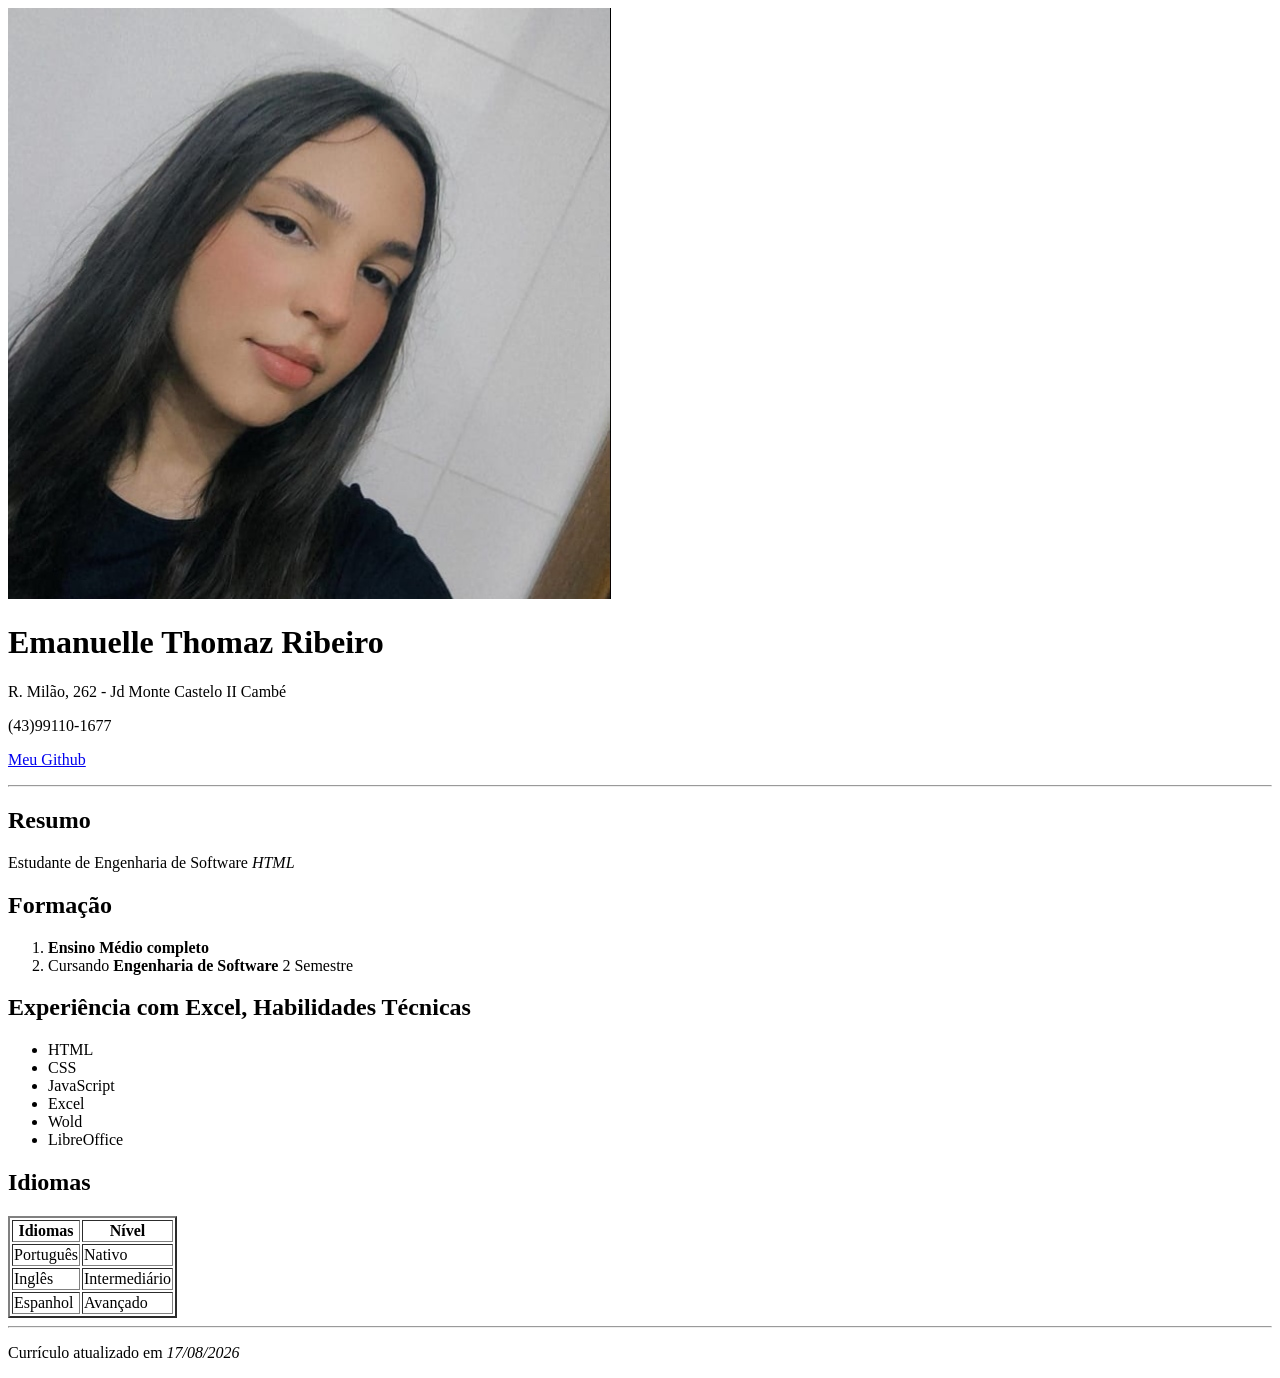
<file: aula-2/index_semantico.html>
<!DOCTYPE html>
<html lang="pt-br">

<head>
    <meta charset="UTF-8">
    <title>Currículo Emanuelle Thomaz Ribeiro</title>
</head>

<body>
    <header>
        <img src="imagens.jpg" alt="Foto de perfil">
        <h1>Emanuelle Thomaz Ribeiro</h1>
        <p>R. Milão, 262 - Jd Monte Castelo II Cambé</p>
        <p>(43)99110-1677</p>
        <p>
            <a href="https://github.com/elle-tz">Meu Github</a>
        </p>
    </header>

    <hr>
    <main>

        <section>
            <h2>Resumo</h2>
            <p>
                Estudante de Engenharia de Software <em>HTML</em>
            </p>
        </section>

        <section>
            <h2>Formação</h2>
            <ol>
                <li><strong>Ensino Médio completo</strong></li>
                <li>Cursando <strong>Engenharia de Software</strong> 2 Semestre</li>
            </ol>
        </section>

        <section>
            <h2>Experiência com Excel, Habilidades Técnicas</h2>
            <ul>
                <li>HTML</li>
                <li>CSS</li>
                <li>JavaScript</li>
                <li>Excel</li>
                <li>Wold</li>
                <li>LibreOffice</li>
            </ul>
        </section>

        <section>
            <h2>Idiomas</h2>
            <table border="2">
                <tr>
                    <th>Idiomas</th>
                    <th>Nível</th>
                </tr>
                <tr>
                    <td>Português</td>
                    <td>Nativo</td>
                </tr>
                <tr>
                    <td>Inglês</td>
                    <td>Intermediário</td>
                </tr>
                <tr>
                    <td>Espanhol</td>
                    <td>Avançado</td>
                </tr>
            </table>
        </section>

    </main>

    <hr>
    <footer>
        <p>Currículo atualizado em <em>17/08/2026</em></p>
    </footer>
</body>

</html>
</file>
<file: aula-5/global.css>
*{
    margin: 0;
    padding: 0;
    box-sizing: border-box;
}

body {
    background-color:#ffffff;
    font-size: 16px;
    font-family: Arial, Helvetica, sans-serif;
    color: #000000;
    padding: 1.25rem;
    max-width: 60rem;
    margin: auto;
}

header {
    background-color: brown;
    color: #ffffff;
    padding: 1.5rem;
    border-radius: 0.5rem;
    text-align: center;
}

header img {
    width: 8.75rem;
    height: 8.75rem;
    border-radius: 50%;
    border: 0.25rem solid #ffffff;
}

header figcaption {
    font-size: 0.875rem;
    opacity: 0.25;
    margin-top: 0.25rem;
}

header h1 {
    margin-top: 0.75rem;
    font-size: 2rem;
}

.header-info {
    margin-top: 1rem;
}

header p {
    margin-top: 0.25rem;
}

a {
    color: inherit;
    text-decoration: none;
}

a:hover {
    opacity: 0.8;
    cursor: pointer;
    color: rgb(0, 183, 255);
    transition: 0.5s;
}

nav {
    margin-top: 1rem;
    padding-top: 1rem;
    border-top: 0.0625rem solid #8a8888;
}

nav ul {
    list-style: none;
}

nav li {
    display: inline-block;
    margin: 0.25rem 0.5rem;
}

nav a {
    display: block;
    background-color: rgb(100, 98, 98);
    padding: 0.375rem 0.75rem;
    border-radius: 0.25rem;
}

main {
    padding: 1.5rem;
    color: #ffffff;
    background-color: #0b2545;
    margin-top: 1.5rem;
    border-radius: 0.5rem;
}

section {
    margin-top: 1rem;
    line-height: 1.5rem;
}

section h2 {
    color: #3f8be7;
}

section p {
    margin: 0.5rem 1rem;
}

section ul,
section ol{
    margin: 0.5rem 1rem;
    padding-left: 1rem;
}

table {
    width: 100%;
    margin-top: 0.25rem;
    border: 0.00275rem solid #ffd607;
    border-radius: 0.5rem;
}

table th {
    background-color: #0b3c5d;
}

table th,
table td {
    padding: 0.5rem;
    text-align: center;
    border-right: 0.00275rem solid #ffd607 ;
    border-bottom: 0.00275rem solid #ffd607 ;
}

table th:last-child,
table td:last-child {
    border-right: none;
}

table tr:last-child td{
    border-bottom: none;
}

footer {
    margin-top: 1rem;
    font-size: 0.875rem;
    text-align: center;
    color: #ffffff;
    background-color: #d11a2a;
    padding: 1rem;
    border-radius: 0.5rem;
}
</file>
<file: aula-6/styles/global.css>
* {
    margin: 0;
    padding: 0;
    box-sizing: border-box;
}

body {
    font-size: 16px;
    font-family: "Franklin Gothic Medium", sans-serif;
    padding: 2rem;
    background-color: #f4f4f4;
    color: #151515;
}

h1 {
    text-align: center;
    margin-bottom: 3rem;
}

h2 {
    font-size: 1.2rem;
    margin-bottom: 0.5rem;
}

p {
    opacity: 0.8;
    font-size: 0.8rem;
    margin-top: 0.5rem;
}

section {
    background-color: #e5e5e5;
    padding: 2rem;
    margin-bottom: 2rem;
    border-radius: 0.5rem;
    border: 1px solid #dcdcdc;
    text-align: center;
}

footer {
    text-align: center;
}

.item {
    background-color: #5f00f7;
    color: #ffffff;
}

.container-block .item {
    display:block;
    height: 1.5rem;
    margin: 0.5rem;
}

.container-inline .item {
    display:inline-block;
    height: 1.5rem;
    margin: 0.5rem;
}

.container-inline-block .item {
    display:inline-block;
    padding: 0.5rem;
    margin: 1rem;
    width: 4rem;
}

.container-flex {
    display: flex;
    justify-content: center;
    align-items: center;
    flex-wrap: wrap;
    height: 10rem;
    gap: 0.5rem;
}

.container-flex .item {
    padding: 0.5rem;
    flex-basis: 100px;
    flex-shrink: 1;
    flex-grow: 1;
}

#item2 {
    flex-grow: 2;
}

#item3 {
    flex-grow: 3;
}

.container-grid {
    display: grid;
    grid-template-columns: 1fr 2fr 3fr;
    grid-auto-rows: minmax(4rem, auto);
    gap: 0.5rem;
}

.container-grid .item {
    display: flex;
    align-items: center;
    justify-content: center;
}

.container-grid-area {
    display: grid;
    grid-template-areas:
        "cabecalho cabecalho"
        "principal artigo"
        "rodape rodape";
    grid-template-columns: 3fr 1fr;
    grid-template-rows: 1fr 4fr 0.5fr;
    height: 300px;
}

.container-grid-area div {
    display: flex;
    align-items: center;
    justify-content: center;
}

.container-grid-area .item-cabecalho {
    grid-area: cabecalho;
    background-color: #5f00f7;
}

.container-grid-area .item-principal {
    grid-area: principal;
    background-color: #00f7a1;
}

.container-grid-area .item-artigo {
    grid-area: artigo;
    background-color: #f7e600;
}

.container-grid-area .item-rodape {
    grid-area: rodape;
    background-color: #f70000;
}
</file>
<file: aula-7/styles/global.css>
* {
    margin: 0;
    padding: 0;
    box-sizing: border-box;
}

html {
    font-size: 62.5%;
}

body {
    font-family: 'Arial', sans-serif;
    font-size: 1.6rem;
    max-width: 50rem;
    margin: 4rem auto;
}

main {
    margin-top: 3rem;
}

footer {
    margin-top: 3rem;
}

footer p {
    margin-top: 1rem;
    padding: 1.5rem;
}

label {
    display: block;
    margin-top: 1.2rem;
}

input[type="text"],
input[type="number"],
input[type="email"] {
    padding: 0.8rem;
    width: 100%;
}

button {
    padding: 1rem 2rem;
    margin-top: 1.6rem;
}

.oculto {
    display: none;
}

.sucesso {
    background-color: #ffe08a;
    font-weight: bold;
}

.erro {
    color: #8a1c1c;
    background-color: #ffe6e6;
}
</file>
<file: aula-8/styles/global.css>
* {
    margin: 0;
    padding: 0;
    box-sizing: border-box;
}

body {
    background-color: #f4f0fa;
    font-size: 16px;
    font-family: Arial, Helvetica, sans-serif;
    color: #000000;
    padding: 1.25rem;
    max-width: 60rem;
    margin: auto;
}

header {
    background-color: #5b2a86;
    color: #ffffff;
    padding: 1.5rem;
    border-radius: 0.5rem;
    text-align: center;
}

header h1 {
    font-size: 2rem;
}

header p {
    margin-top: 0.25rem;
}

main {
    padding: 1.5rem;
    color: #ffffff;
    background-color: #2b1a4d;
    margin-top: 1.5rem;
    border-radius: 0.5rem;
}

section h2 {
    color: #b0e0e6;
}

footer {
    margin-top: 1rem;
    font-size: 0.875rem;
    text-align: center;
    color: #2b1a4d;
    background-color: #b0e0e6;
    padding: 1rem;
    border-radius: 0.5rem;
}

fieldset {
    margin-top: 1rem;
    padding: 1rem;
    border: 0.0625rem solid #b0e0e6;
    border-radius: 0.5rem;
}

legend {
    color: #b0e0e6;
    font-weight: bold;
    padding: 0 0.5rem;
}

.campo {
    display: flex;
    flex-direction: column;
    gap: 0.25rem;
    margin-top: 0.75rem;
}

.campo-linha {
    display: flex;
    align-items: center;
    gap: 0.5rem;
    margin-top: 0.5rem;
}

.rotulo {
    font-weight: bold;
}

label {
    font-weight: bold;
}

.campo-linha label {
    font-weight: normal;
}

input[type="text"],
input[type="email"],
input[type="date"],
select,
textarea {
    padding: 0.5rem;
    font-size: 1rem;
    font-family: inherit;
    color: #000000;
    background-color: #ffffff;
    border: 0.125rem solid transparent;
    border-radius: 0.25rem;
}

input:focus,
select:focus,
textarea:focus {
    outline: none;
    border-color: #b0e0e6;
}

textarea {
    min-height: 6rem;
    resize: vertical;
}

input[type="checkbox"],
input[type="radio"] {
    width: 1.1rem;
    height: 1.1rem;
}

/* Erros */

.oculto {
    display: none;
}

.erro {
    color: #ffb3c6;
    font-size: 0.875rem;
    margin-top: 0.25rem;
}

input.invalido,
select.invalido,
textarea.invalido {
    border-color: #ff6b8a;
}


.estrelas {
    display: flex;
    flex-direction: row-reverse;
    justify-content: flex-end;
}

.estrelas input {
    position: absolute;
    opacity: 0;
}

.estrelas label {
    font-size: 2rem;
    color: #6f5f94;
    cursor: pointer;
    padding: 0 0.125rem;
}

.estrelas input:checked ~ label,
.estrelas label:hover,
.estrelas label:hover ~ label {
    color: #ffd607;
}

.estrelas input:focus-visible + label {
    outline: 0.125rem solid #b0e0e6;
}

/* Botões */

.botoes {
    display: flex;
    justify-content: flex-end;
    gap: 0.75rem;
    margin-top: 1.5rem;
}

button {
    padding: 0.625rem 1.25rem;
    font-size: 1rem;
    border: none;
    border-radius: 0.25rem;
    cursor: pointer;
    color: #ffffff;
}

button[type="reset"] {
    background-color: #6a4c93;
}

button[type="submit"] {
    background-color: #b0e0e6;
    color: #2b1a4d;
    font-weight: bold;
}

button:hover {
    opacity: 0.85;
}

button:disabled {
    opacity: 0.5;
    cursor: wait;
}

@media (max-width: 40rem) {
    .botoes {
        flex-direction: column;
    }
}
</file>
<file: aula-9/styles/global.css>
* {
  margin: 0;
  padding: 0;
  box-sizing: border-box;
}

html {
  font-size: 62.5%;
}

body {
  font-family: Arial, sans-serif;
  font-size: 1.6rem;
  margin: 4rem auto;
}

h1 {
  text-align: center;
}

main {
  margin-top: 3rem;
}

footer {
  margin-top: 3rem;
  text-align: center;
}

button {
  padding: 1rem 2rem;
  margin-top: 1.6rem;
}

.container-cards {
  display: grid;
  grid-template-columns: 1fr;
  gap: 1.6rem;
}

@media (min-width: 768px) {
  .container-cards {
    grid-template-columns: 1fr 1fr;
  }
}

@media (min-width: 992px) {
  .container-cards {
    grid-template-columns: 1fr 1fr 1fr;
  }
}

.card {
  padding: 1.6rem;
  border: 0.2rem solid #cccccc;
  border-radius: 0.8rem;
  text-align: center;
}

.card p {
  margin-top: 0.4rem;
  color: #5a5a5a;
}

.marcado {
  border-color: #0d35de;
  background-color: #e9ecf5;
}
</file>
<file: aula-6/Atividade/global.css>
* {
  margin: 0;
  padding: 0;
  box-sizing: border-box;
}

body {
  font-size: 16px;
  font-family: "Franklin Gothic Medium", sans-serif;
  padding: 2rem;
  background-color: #14101f;
  color: #f4f4f4;
}

h1 {
  text-align: center;
  margin-bottom: 1rem;
  color: #ff7eb6;
}

h2 {
  font-size: 1.2rem;
  margin-bottom: 1rem;
}

h3 {
  font-size: 1rem;
  margin-top: 0.5rem;
}

p {
  opacity: 0.8;
  font-size: 0.8rem;
}

section {
  background-color: #231a38;
  padding: 2rem;
  margin: 0 auto 2rem auto;
  max-width: 800px;
  border-radius: 0.5rem;
}

footer {
  text-align: center;
}

/* FLEX: menu do topo */
nav {
  display: flex;
  justify-content: center;
  flex-wrap: wrap;
  gap: 1.5rem;
  margin-bottom: 2rem;
}

nav a {
  color: #f4f4f4;
  text-decoration: none;
}

nav a:hover {
  color: #ff7eb6;
}

/* capas dos álbuns */
.capa {
  display: flex;
  align-items: center;
  justify-content: center;
  aspect-ratio: 1 / 1;
  border-radius: 0.5rem;
  font-size: 2rem;
  object-fit: cover;
  flex-shrink: 0;
}

/* FLEX: música tocando agora */
.tocando {
  display: flex;
  align-items: center;
  flex-wrap: wrap;
  gap: 1.5rem;
}

.capa-grande {
  width: 8rem;
  font-size: 3rem;
}

.tocando-info {
  display: flex;
  flex-direction: column;
  gap: 0.5rem;
  flex: 1;
  min-width: 12rem;
}

.tocando-info h2 {
  margin-bottom: 0;
}

.barra {
  height: 0.4rem;
  background-color: #4a3b6b;
  border-radius: 1rem;
  margin-top: 0.5rem;
}

.progresso {
  width: 40%;
  height: 100%;
  background-color: #ff7eb6;
  border-radius: 1rem;
}

/* FLEX: botões do player */
.controles {
  display: flex;
  justify-content: center;
  align-items: center;
  gap: 1rem;
  margin-top: 0.5rem;
}

button {
  background: none;
  border: none;
  color: #f4f4f4;
  font-size: 1.3rem;
  cursor: pointer;
}

button:hover {
  color: #ff7eb6;
}

.play {
  background-color: #ff7eb6;
  color: #14101f;
  width: 3rem;
  height: 3rem;
  border-radius: 50%;
}

.play:hover {
  color: #14101f;
  opacity: 0.85;
}

/* GRID: lista de músicas */
.lista {
  display: grid;
  grid-template-columns: repeat(3, 1fr);
  gap: 1rem;
}

.musica {
  background-color: #2f2450;
  padding: 0.8rem;
  border-radius: 0.5rem;
}

.musica:hover {
  background-color: #3b2d63;
}

.musica .capa {
  width: 100%;
  font-size: 1.5rem;
}

/* FLEX: duração e coração de cada música */
.musica-rodape {
  display: flex;
  justify-content: space-between;
  align-items: center;
  margin-top: 0.5rem;
  font-size: 0.8rem;
}

.curtir {
  font-size: 1rem;
  opacity: 0.6;
}

.curtir:focus {
  color: #ff4d6d;
  opacity: 1;
}

/* celular */
@media (max-width: 600px) {
  .lista {
    grid-template-columns: repeat(2, 1fr);
  }
}

nav a.ativo {
  color: #ff7eb6;
}
</file>
